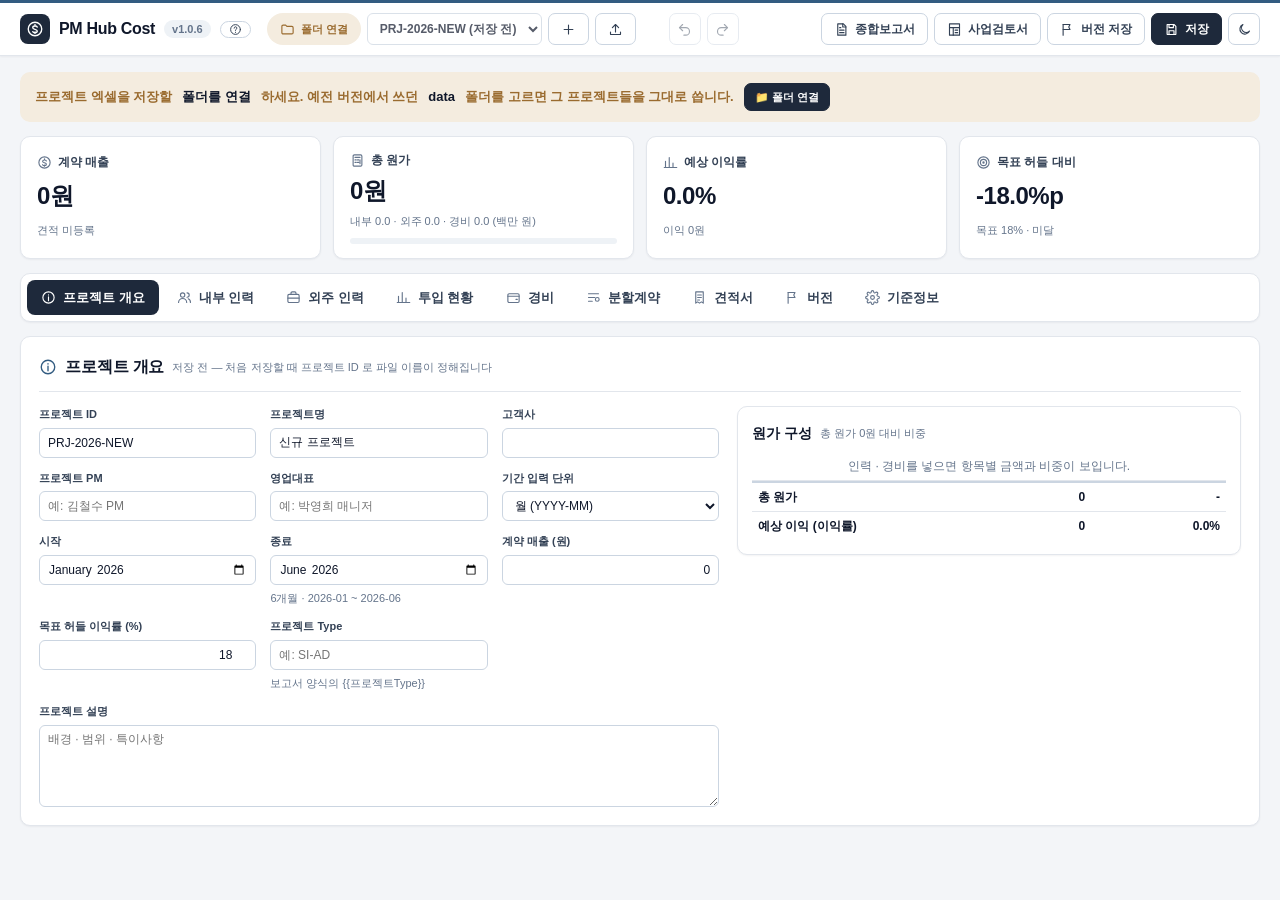
<file: index.html>
<!DOCTYPE html>
<html lang="ko">
<head>
  <meta charset="UTF-8" />
  <meta name="viewport" content="width=device-width, initial-scale=1.0" />
  <title>PM Hub Cost</title>
  <link rel="stylesheet" href="assets/app.css" />
  <script>try { document.documentElement.dataset.theme = localStorage.getItem("prjcost.theme") || "light"; } catch (e) {}</script>
</head>
<body>
  <header class="topbar">
    <div class="brand">
      <span class="brand-mark" aria-hidden="true"><i data-icon="coin"></i></span>
      <h1>PM Hub Cost</h1>
      <span class="ver" id="verBadge"></span>
      <a class="manual-link" id="btnManual" href="manual/index.html" target="_blank" rel="noopener" title="사용자 매뉴얼 (새 창)"><i data-icon="help"></i><span class="lbl">매뉴얼</span></a>
    </div>
    <div class="bar-group grow">
      <button class="folder-chip off" id="folderChip" data-act="connectFolder" title="프로젝트 엑셀을 읽고 쓰는 폴더 — 눌러서 바꾸기"><i data-icon="folder"></i><span class="name">폴더 연결</span></button>
      <select id="projectSelect" data-act="openSelected" aria-label="프로젝트 목록"></select>
      <button class="btn" data-act="newProject" title="새 프로젝트"><i data-icon="plus"></i><span class="lbl">새 프로젝트</span></button>
      <label class="btn file-btn" title="이 프로그램으로 저장한 엑셀 또는 업로드 양식을 엽니다"><i data-icon="upload"></i><span class="lbl">엑셀 열기</span><input type="file" accept=".xlsx" id="uploadInput" /></label>
    </div>
    <div class="bar-group">
      <button class="btn icon-only" data-act="undo" id="btnUndo" title="되돌리기 (Ctrl+Z)" aria-label="되돌리기"><i data-icon="undo"></i></button>
      <button class="btn icon-only" data-act="redo" id="btnRedo" title="다시 하기 (Ctrl+Y)" aria-label="다시 하기"><i data-icon="redo"></i></button>
      <span class="save-state" id="saveState"></span>
      <button class="btn" data-act="exportReport" title="종합보고서 엑셀 — 통합보고 · 항목별 상세 · 투입현황 (· 부서별 손익)"><i data-icon="report"></i>종합보고서</button>
      <button class="btn" data-act="exportTemplate" title="회사 사업검토서 양식(templates 폴더)에 값을 채워 새 파일로"><i data-icon="template"></i>사업검토서</button>
      <button class="btn" data-act="saveVersion" title="지금 자료를 이름(초기 계획 · 실계약 · 수정계약 …)과 메모를 붙여 남기고 저장"><i data-icon="flag"></i>버전 저장</button>
      <button class="btn primary" data-act="save" title="Ctrl+S"><i data-icon="save"></i>저장</button>
      <button class="btn" data-act="toggleTheme" id="btnTheme" title="밝게 / 어둡게"></button>
    </div>
  </header>

  <main class="workspace">
    <div class="notice warn" id="noticeBox" hidden></div>

    <section class="kpis" aria-label="요약">
      <div class="kpi"><span class="kpi-label"><i data-icon="coin"></i>계약 매출</span><span class="kpi-val" id="kRev">0</span><span class="kpi-sub" id="kRevSub">견적 미등록</span></div>
      <div class="kpi"><span class="kpi-label"><i data-icon="calc"></i>총 원가</span><span class="kpi-val" id="kCost">0</span><span class="kpi-sub" id="kCostSub"></span><div class="mix" id="kMix"></div></div>
      <div class="kpi" id="kMarginCard"><span class="kpi-label"><i data-icon="chart"></i>예상 이익률</span><span class="kpi-val" id="kMargin">0.0%</span><span class="kpi-sub" id="kProfit">이익 0원</span></div>
      <div class="kpi" id="kHurdleCard"><span class="kpi-label"><i data-icon="target"></i>목표 허들 대비</span><span class="kpi-val" id="kHurdle">-</span><span class="kpi-sub" id="kHurdleSub"></span></div>
    </section>

    <nav class="tabs" id="tabs" role="tablist"></nav>
    <section class="panel" id="panel"></section>
  </main>

  <div class="toasts" id="toasts" aria-live="polite"></div>

  <script src="js/util.js"></script>
  <script src="js/icons.js"></script>
  <script src="js/calc.js"></script>
  <script src="js/xlsx.js"></script>
  <script src="js/model.js"></script>
  <script src="js/workbook.js"></script>
  <script src="js/report.js"></script>
  <script src="js/formula.js"></script>
  <script src="js/template.js"></script>
  <script src="js/builtin-templates.js"></script>
  <script src="js/store.js"></script>
  <script src="js/ui.js"></script>
  <script src="js/views.js"></script>
  <script src="js/grid.js"></script>
  <script src="js/app.js"></script>
</body>
</html>
</file>
<file: assets/app.css>
/* =============================================================================
   PM Hub Cost — 화면 꾸밈 (PM Hub 의 Slate · Obsidian 과 같은 색 · 모양)
   색은 아래 변수만 씀. 새 요소에 고정 색 · 인라인 style 을 쓰지 않는다
   (예외: 원가 구성 막대의 너비처럼 값에 따라 바뀌는 크기)
   ============================================================================= */
:root {
  --bg: #F3F5F8; --card: #FFFFFF; --sub: #F8FAFC; --line: #E2E6EC; --line-strong: #CBD5E1;
  --text: #0F172A; --text-sub: #334155; --muted: #64748B;
  --primary: #335C81; --primary-tint: #E8EEF5; --on-primary: #FFFFFF;
  --strong: #1E293B; --strong-hover: #0F172A; --on-strong: #FFFFFF;   /* 주 버튼 (PM Hub 의 짙은 버튼) */
  --ok: #2E6F5E; --ok-bg: #E7F0EC; --warn: #9A6B2F; --warn-bg: #F4ECDF; --bad: #A64B4B; --bad-bg: #F6E8E8;
  --chip: #EEF2F6; --focus: rgba(51, 92, 129, 0.28);
  --c1: #335C81; --c2: #5C80A1; --c3: #9A6B2F; --c4: #2E6F5E; --c5: #94A3B8;   /* 원가 구성 막대 */
  --shadow: 0 1px 2px rgba(15, 23, 42, 0.05);
  --radius: 10px;
  --fs: 13px; --fs-sm: 12px; --fs-xs: 11px;
  color-scheme: light;
}
[data-theme="dark"] {
  --bg: #111317; --card: #181B20; --sub: #1D2127; --line: #2A2E36; --line-strong: #3A404A;
  --text: #E5E7EB; --text-sub: #CBD5E1; --muted: #94A3B8;
  --primary: #849CB0; --primary-tint: #1F2733; --on-primary: #0F172A;
  --strong: #849CB0; --strong-hover: #A3B8C9; --on-strong: #0F172A;
  --ok: #8FD3B3; --ok-bg: #1B2A24; --warn: #E3C35A; --warn-bg: #2C2618; --bad: #FCA5A5; --bad-bg: #2E1D1F;
  --chip: #262A32; --focus: rgba(132, 156, 176, 0.4);
  --c1: #849CB0; --c2: #5E7488; --c3: #D9AE3F; --c4: #6FBF9A; --c5: #64748B;
  --shadow: none;
  color-scheme: dark;
}

* { box-sizing: border-box; }
html, body { margin: 0; }
body { background: var(--bg); color: var(--text); font: var(--fs)/1.5 "Pretendard", "Malgun Gothic", "Apple SD Gothic Neo", -apple-system, "Segoe UI", sans-serif; border-top: 3px solid var(--primary); }
[hidden] { display: none !important; }   /* hidden 속성은 어떤 display 규칙보다 우선 (브라우저 기본 동작을 지킴) */
.ic { width: 15px; height: 15px; flex: none; }
.muted { color: var(--muted); }
.nowrap { white-space: nowrap; }

/* ---------- 입력 · 버튼 ---------- */
input, select, textarea, button { font: inherit; font-size: var(--fs-sm); color: var(--text); }
input, select { height: 30px; }
input[type="checkbox"] { height: 16px; width: 16px; accent-color: var(--primary); }
input, select, textarea { background: var(--card); border: 1px solid var(--line-strong); border-radius: 6px; padding: 4px 8px; min-width: 0; }
input[type="number"], input.money { text-align: right; font-variant-numeric: tabular-nums; }
input.full { width: 100%; }
textarea { resize: vertical; width: 100%; }
input:hover, select:hover, textarea:hover { border-color: var(--muted); }
input:focus, select:focus, textarea:focus { outline: none; border-color: var(--primary); box-shadow: 0 0 0 3px var(--focus); }
.btn { display: inline-flex; align-items: center; gap: 6px; height: 32px; padding: 0 12px; border-radius: 7px; border: 1px solid var(--line-strong); background: var(--card); color: var(--text-sub); font-weight: 700; cursor: pointer; white-space: nowrap; }
.btn:hover { background: var(--sub); border-color: var(--muted); color: var(--text); }
.btn:focus-visible { outline: none; box-shadow: 0 0 0 3px var(--focus); }
.btn.primary { background: var(--strong); border-color: var(--strong); color: var(--on-strong); }
.btn.primary:hover { background: var(--strong-hover); }
.btn.danger { color: var(--bad); border-color: var(--bad); background: transparent; }
.btn.danger:hover { background: var(--bad-bg); }
.btn.sm { height: 28px; padding: 0 10px; font-size: var(--fs-xs); }
.btn.sm .ic { width: 13px; height: 13px; }
.btn.icon-only { padding: 0; width: 32px; justify-content: center; }
.btn.sm.icon-only { width: 28px; }
.btn.ghost-danger { height: 26px; width: 26px; padding: 0; justify-content: center; border-color: transparent; background: transparent; color: var(--muted); }
.btn.ghost-danger:hover { color: var(--bad); background: var(--bad-bg); }
.btn[disabled] { opacity: 0.45; cursor: not-allowed; }
.file-btn input { display: none; }

/* ---------- 머리줄 ---------- */
.topbar { position: sticky; top: 0; z-index: 30; display: flex; flex-wrap: wrap; align-items: center; gap: 10px 16px; padding: 10px 20px; background: var(--card); border-bottom: 1px solid var(--line); box-shadow: var(--shadow); }
.brand { display: flex; align-items: center; gap: 9px; }
.brand-mark { width: 30px; height: 30px; border-radius: 8px; background: var(--strong); color: var(--on-strong); display: grid; place-items: center; }
.brand-mark .ic { width: 18px; height: 18px; }
.brand h1 { margin: 0; font-size: 16px; font-weight: 800; letter-spacing: -0.02em; }
.ver { padding: 1px 8px; border-radius: 999px; background: var(--chip); color: var(--muted); font-size: var(--fs-xs); font-weight: 700; }
.manual-link { display: inline-flex; align-items: center; gap: 4px; padding: 1px 8px; border-radius: 999px; border: 1px solid var(--line-strong); color: var(--text-sub); font-size: var(--fs-xs); font-weight: 700; text-decoration: none; }
.manual-link:hover { color: var(--text); border-color: var(--muted); background: var(--sub); }
.manual-link svg { width: 13px; height: 13px; }
.bar-group { display: flex; align-items: center; gap: 6px; flex-wrap: wrap; }
.bar-group.grow { flex: 1; }
.folder-chip { display: inline-flex; align-items: center; gap: 6px; height: 32px; padding: 0 12px; border-radius: 999px; border: 1px solid var(--line); background: var(--primary-tint); color: var(--primary); font-weight: 700; font-size: var(--fs-xs); max-width: 220px; cursor: pointer; }
.folder-chip .name { overflow: hidden; text-overflow: ellipsis; white-space: nowrap; }
.folder-chip.off { background: var(--warn-bg); color: var(--warn); border-color: transparent; }
.folder-chip:hover { border-color: var(--primary); }
.save-state { font-size: var(--fs-xs); color: var(--muted); min-width: 70px; text-align: right; font-weight: 600; }
.save-state.dirty { color: var(--warn); font-weight: 800; }
#projectSelect { height: 32px; min-width: 240px; max-width: 340px; font-weight: 700; }
@media (max-width: 1366px) { #projectSelect { min-width: 170px; max-width: 230px; } }

/* ---------- 본문 ---------- */
.workspace { max-width: 1560px; margin: 16px auto; padding: 0 20px 48px; display: grid; gap: 14px; }
.workspace > * { min-width: 0; }   /* 넓은 표가 화면 전체를 옆으로 밀지 않게 (표 안에서만 가로 스크롤) */
.notice { padding: 10px 14px; border-radius: var(--radius); border: 1px solid transparent; background: var(--warn-bg); color: var(--warn); display: flex; align-items: center; gap: 10px; flex-wrap: wrap; font-weight: 600; }
.notice b { color: var(--text); }

.kpis { display: grid; grid-template-columns: repeat(auto-fit, minmax(220px, 1fr)); gap: 12px; }
.kpi { background: var(--card); border: 1px solid var(--line); border-radius: var(--radius); padding: 14px 16px; box-shadow: var(--shadow); display: grid; gap: 4px; }
.kpi-label { display: flex; align-items: center; gap: 6px; font-size: var(--fs-sm); color: var(--text-sub); font-weight: 700; }
.kpi-label .ic { color: var(--muted); }
.kpi-val { font-size: 24px; font-weight: 800; letter-spacing: -0.02em; font-variant-numeric: tabular-nums; color: var(--text); }
.kpi-sub { font-size: var(--fs-xs); color: var(--muted); }
.kpi.ok .kpi-val { color: var(--ok); }
.kpi.bad .kpi-val { color: var(--bad); }
.mix { display: flex; height: 6px; border-radius: 3px; overflow: hidden; background: var(--chip); margin-top: 4px; }
.mix i { display: block; height: 100%; }
.mix .m1 { background: var(--c1); } .mix .m2 { background: var(--c3); } .mix .m3 { background: var(--c5); }

/* ---------- 탭 (PM Hub 의 메뉴처럼 알약 모양) ---------- */
.tabs { display: flex; gap: 4px; padding: 6px; background: var(--card); border: 1px solid var(--line); border-radius: var(--radius); overflow-x: auto; box-shadow: var(--shadow); }
.tab { display: inline-flex; align-items: center; gap: 7px; border: 0; background: transparent; padding: 8px 14px; border-radius: 8px; color: var(--text-sub); font-weight: 700; font-size: var(--fs); cursor: pointer; white-space: nowrap; }
.tab .ic { color: var(--muted); }
.tab:hover { background: var(--sub); color: var(--text); }
.tab.active { background: var(--strong); color: var(--on-strong); }
.tab.active .ic { color: var(--on-strong); }
.tab .cnt { padding: 0 7px; border-radius: 999px; background: var(--chip); color: var(--text-sub); font-size: var(--fs-xs); }
.tab.active .cnt { background: rgba(255, 255, 255, 0.2); color: var(--on-strong); }

.panel { background: var(--card); border: 1px solid var(--line); border-radius: var(--radius); padding: 18px; box-shadow: var(--shadow); }
.panel-head { display: flex; flex-wrap: wrap; align-items: center; justify-content: space-between; gap: 10px; margin-bottom: 14px; padding-bottom: 12px; border-bottom: 1px solid var(--line); }
.ph-title { display: flex; align-items: center; gap: 8px; flex-wrap: wrap; min-width: 0; }
.ph-title > .ic { width: 18px; height: 18px; color: var(--primary); }
.ph-title h2 { margin: 0; font-size: 16px; font-weight: 800; letter-spacing: -0.01em; }
.ph-desc { font-size: var(--fs-xs); color: var(--muted); font-weight: 500; }
.sec-head { display: flex; align-items: center; gap: 8px; flex-wrap: wrap; margin: 2px 0 8px; }
.sec-head h3 { margin: 0; font-size: 14px; font-weight: 800; }
.sec-head .bar-group { margin-left: auto; }
.stack { display: grid; gap: 18px; align-content: start; }
.mt { margin-top: 18px; }

/* ---------- 입력 양식 ---------- */
.form-grid { display: grid; grid-template-columns: repeat(auto-fill, minmax(210px, 1fr)); gap: 12px 14px; align-items: start; }
.form-grid.compact { margin-bottom: 14px; }
.field { display: grid; gap: 5px; }
.field > span { font-size: var(--fs-xs); color: var(--text-sub); font-weight: 700; }
.field.full { grid-column: 1 / -1; }
.field .help { font-size: var(--fs-xs); color: var(--muted); }
.info-layout { display: grid; grid-template-columns: minmax(0, 1.35fr) minmax(320px, 1fr); gap: 18px; align-items: start; }

/* ---------- 표 ---------- */
.tbl-wrap { overflow: auto; border: 1px solid var(--line); border-radius: 8px; max-height: 66vh; background: var(--card); }
.tbl-wrap.flat { max-height: none; }
table { width: 100%; border-collapse: separate; border-spacing: 0; font-size: var(--fs-sm); }
table.fit td, table.fit th { white-space: normal; }
th, td { padding: 6px 8px; border-bottom: 1px solid var(--line); border-right: 1px solid var(--line); white-space: nowrap; text-align: right; vertical-align: middle; }
th:last-child, td:last-child { border-right: 0; }
th { position: sticky; top: 0; z-index: 2; background: var(--sub); color: var(--text-sub); font-weight: 800; text-align: center; font-size: var(--fs-xs); height: 34px; }
th.m { min-width: 66px; }
th.w-del { width: 36px; }
tbody tr:hover td { background: var(--sub); }
td.l, th.l { text-align: left; }
td.c, th.c { text-align: center; }
td.num { font-variant-numeric: tabular-nums; }
td.muted { color: var(--muted); }
tr.auto td { background: var(--sub); color: var(--text-sub); font-weight: 600; }
tr.total td { background: var(--primary-tint); font-weight: 800; color: var(--text); }
td.empty { text-align: center; color: var(--muted); padding: 22px; }
.cell-cost { display: block; font-size: 10.5px; color: var(--muted); margin-top: 1px; }
.w-xs { width: 64px; } .w-sm { width: 84px; } .w-md { width: 118px; } .w-lg { width: 150px; } .w-xl { width: 220px; }
input.mm { width: 60px; }
td.nowrap input.mm { margin-right: 4px; }
.tag { display: inline-block; padding: 1px 8px; border-radius: 999px; background: var(--chip); color: var(--text-sub); font-size: var(--fs-xs); font-weight: 700; }
.tag.ok { background: var(--ok-bg); color: var(--ok); }
.tag.bad { background: var(--bad-bg); color: var(--bad); }
select.invalid, input.invalid { border-color: var(--bad); background: var(--bad-bg); color: var(--bad); }
tr.new-row td { background: var(--sub); }
tr.new-row input { border-style: dashed; width: 140px; }
td.hint-cell { color: var(--muted); font-size: var(--fs-xs); }

/* ---------- 엑셀처럼 쓰는 표 (table.grid): 셀 = 입력칸, 격자선만, 고른 셀은 파란 테두리 ---------- */
table.grid td { padding: 0; height: 34px; position: relative; }
table.grid td.c, table.grid td.num, table.grid td.hint-cell, table.grid tr.total td { padding: 0 8px; }
table.grid td > input:not([type="checkbox"]), table.grid td > select {
  width: 100%; height: 34px; border: 0; border-radius: 0; background: transparent; padding: 0 8px; box-shadow: none; }
table.grid td > input:hover, table.grid td > select:hover { background: var(--sub); }
/* 고른 셀: 칸 안쪽에 파란 테두리 (입력칸이 셀을 꽉 채우므로 입력칸에 그림) */
table.grid td > input:focus, table.grid td > select:focus { box-shadow: none; background: var(--card); outline: 2px solid var(--primary); outline-offset: -2px; }
table.grid td:has(> .cell-cost) > input { padding-bottom: 9px; }
table.grid .cell-cost { position: absolute; right: 6px; bottom: 2px; margin: 0; font-size: 9.5px; line-height: 1; pointer-events: none; }
table.grid td.num .cell-cost { position: static; display: block; margin-top: 1px; }
table.grid .w-sm { width: 100%; min-width: 92px; } table.grid .w-md { width: 100%; min-width: 112px; } table.grid .w-lg { width: 100%; min-width: 150px; }
table.grid input.mm { width: 100%; min-width: 58px; }
table.grid td > select { min-width: 78px; cursor: pointer; }
table.grid input[type="month"] { min-width: 128px; }
table.grid input[type="number"] { -moz-appearance: textfield; appearance: textfield; }
table.grid input[type="number"]::-webkit-inner-spin-button, table.grid input[type="number"]::-webkit-outer-spin-button { -webkit-appearance: none; margin: 0; }
table.grid td.nowrap { display: flex; align-items: center; padding: 0 4px 0 0; gap: 2px; }
table.grid td.nowrap > input.mm { flex: 1; margin: 0; }
table.grid td.nowrap > .btn { flex: none; height: 24px; width: 24px; border-color: transparent; background: transparent; color: var(--muted); }
table.grid td.nowrap > .btn:hover { color: var(--primary); background: var(--primary-tint); }
table.grid select.invalid { background: var(--bad-bg); color: var(--bad); }
table.grid tr.new-row td { height: 34px; }
table.grid tr.new-row td > input { border: 0; background: transparent; width: 100%; color: var(--muted); }
table.grid tr.new-row td > input:focus { color: var(--text); }
table.grid tbody tr:hover td { background: transparent; }
table.grid tbody tr[data-row]:hover td { background: var(--sub); }

/* ---------- 작은 탭 (기준정보) · 고르기 단추 (투입 현황) ---------- */
.seg { display: inline-flex; flex-wrap: wrap; gap: 2px; padding: 3px; border-radius: 9px; background: var(--chip); }
.seg-btn { display: inline-flex; align-items: center; gap: 6px; border: 0; background: transparent; padding: 6px 12px; border-radius: 7px; color: var(--text-sub); font-weight: 700; font-size: var(--fs-sm); cursor: pointer; white-space: nowrap; }
.seg-btn:hover { color: var(--text); }
.seg-btn.active { background: var(--card); color: var(--text); box-shadow: 0 1px 2px rgba(15, 23, 42, 0.12); }
.seg-btn .cnt { padding: 0 6px; border-radius: 999px; background: var(--card); color: var(--muted); font-size: var(--fs-xs); }
.seg-btn.active .cnt { background: var(--primary-tint); color: var(--primary); }
.narrow { max-width: 860px; display: grid; gap: 14px; }
.stat-bar { display: flex; flex-wrap: wrap; gap: 14px 22px; align-items: end; margin-bottom: 14px; }
.stat-bar .field select { min-width: 260px; }
.mini-kpis { display: grid; grid-template-columns: repeat(auto-fit, minmax(160px, 1fr)); gap: 10px; margin-bottom: 14px; }
.mini-kpi { display: grid; gap: 2px; padding: 10px 14px; border-radius: 8px; background: var(--sub); border: 1px solid var(--line); }
.mini-kpi span { font-size: var(--fs-xs); color: var(--muted); font-weight: 700; }
.mini-kpi b { font-size: 17px; font-variant-numeric: tabular-nums; }

/* ---------- 원가 구성 (프로젝트 개요) ---------- */
.comp-card { padding: 14px 16px; }
table.comp td { border-right: 0; padding: 5px 6px; }
table.comp tr.cg td { padding-top: 9px; }
table.comp tr.ci td { color: var(--text-sub); font-size: var(--fs-xs); border-bottom-style: dashed; }
table.comp tr.ci td:first-child { padding-left: 18px; }
table.comp tfoot td { font-weight: 800; border-bottom: 0; border-top: 2px solid var(--line-strong); }
table.comp tfoot tr.ok td { color: var(--ok); } table.comp tfoot tr.bad td { color: var(--bad); }
table.comp tfoot tr + tr td { border-top: 1px solid var(--line); }
.bar-cell { width: 34%; }
.bar { display: block; height: 8px; border-radius: 4px; background: var(--chip); overflow: hidden; }
.bar.thin { height: 5px; }
.bar i { display: block; height: 100%; border-radius: 4px; }
.k-internal_labor { background: var(--c1); } .k-external_labor { background: var(--c2); } .k-expense { background: var(--c3); } .k-custom_cost { background: var(--c5); }

/* ---------- 기준정보: 두 줄 (카드 높이가 달라도 서로 늘어나지 않게) ---------- */
.sub-card { border: 1px solid var(--line); border-radius: var(--radius); padding: 14px; background: var(--card); box-shadow: var(--shadow); }
.sub-card .tbl-wrap { border-radius: 6px; }

/* ---------- 대화상자 · 알림 ---------- */
.overlay { position: fixed; inset: 0; background: rgba(15, 23, 42, 0.45); display: grid; place-items: center; z-index: 100; padding: 16px; }
.dialog { width: min(480px, 100%); background: var(--card); border: 1px solid var(--line); border-radius: 12px; padding: 20px; box-shadow: 0 20px 40px rgba(15, 23, 42, 0.25); }
.dialog h3 { margin: 0 0 8px; font-size: 15px; }
.dialog p { margin: 0 0 18px; color: var(--text-sub); white-space: pre-line; }
.dialog .actions { display: flex; justify-content: flex-end; gap: 8px; }
.toasts { position: fixed; right: 18px; bottom: 18px; display: grid; gap: 8px; z-index: 110; }
.toast { padding: 10px 14px; border-radius: 8px; background: var(--text-sub); color: var(--card); box-shadow: 0 8px 20px rgba(15, 23, 42, 0.25); font-size: var(--fs-sm); max-width: 440px; border-left: 4px solid var(--c2); }
.toast.error { border-left-color: var(--bad); }
.toast.ok { border-left-color: var(--ok); }

@media (max-width: 1100px) { .info-layout { grid-template-columns: minmax(0, 1fr); } }
@media (max-width: 760px) {
  .topbar { padding: 10px 12px; }
  .workspace { padding: 0 12px 40px; }
  #projectSelect { min-width: 0; width: 100%; }
}

/* 단가가 바뀌는 달 (인상 · 승진): 칸 왼쪽에 굵은 선 */
table.grid td.rate-step { box-shadow: inset 3px 0 0 var(--warn); }

/* 입력 창 (버전 저장) */
.dialog-form { display: grid; gap: 12px; margin-bottom: 18px; }
.dialog-form input, .dialog-form textarea { width: 100%; }
/* 버전 비교: 차이 색 — 매출 · 이익이 늘면 좋음(초록), 원가 · MM 이 늘면 주의(빨강) */
.up-good { color: var(--ok); font-weight: 700; }
.up-bad { color: var(--bad); font-weight: 700; }
.ver-list { margin-bottom: 22px; }
.ver-cmp { display: grid; grid-template-columns: minmax(320px, 0.8fr) minmax(0, 1.6fr); gap: 16px; align-items: start; }
.ver-cmp tr.em td { font-weight: 700; }
@media (max-width: 1100px) { .ver-cmp { grid-template-columns: minmax(0, 1fr); } }

.raise-bar { max-width: 260px; margin-bottom: 14px; }

/* 기준정보 목록 순서 바꾸기 (▲ ▼) */
.mv { display: inline-flex; gap: 0; margin-right: 2px; }
.mv .btn.icon-only { padding: 2px; min-width: 0; border: 0; background: transparent; color: var(--muted); }
.mv .btn.icon-only:hover { color: var(--text); background: var(--chip); }
th.grp { border-bottom: 1px solid var(--line); }

/* 부서별 손익 */
.note-warn { margin: 0 0 12px; padding: 8px 12px; border-radius: 8px; background: var(--warn-bg); color: var(--warn); font-weight: 600; }
.dept-tbl td .money { text-align: right; }
.phase-dept { margin-top: 14px; }
.phase-dept h4 { margin: 0 0 8px; font-size: var(--fs); }
.phase-dept h4 .muted { font-weight: 500; font-size: var(--fs-sm); margin-left: 6px; }

/* 칸 너비: 표가 패널 밖으로 밀어내지 않게 (넓으면 표 안에서 가로 스크롤) · 고르기 칸은 글자가 잘리지 않을 만큼 */
.stack > *, #panel > *, .narrow > * { min-width: 0; }
table.grid td > select.s-sm { min-width: 92px; }
table.grid td > select.s-md { min-width: 124px; }
table.grid td > select.s-lg { min-width: 140px; }
table.fill td > input:not([type="checkbox"]):not([type="number"]) { width: 100%; min-width: 0; }
table.fill td > input[type="month"] { min-width: 150px; }

/* 프로젝트 개요: 결재자 다섯 칸 · 기준정보: 양식 자리표시 목록 */
.approvers { display: grid; grid-template-columns: repeat(5, minmax(0, 1fr)); gap: 8px; }
.approvers label { display: grid; gap: 3px; }
.approvers small { color: var(--muted); font-size: var(--fs-xs); }
table.keys code { font-size: var(--fs-xs); background: var(--chip); padding: 1px 5px; border-radius: 4px; }

/* 머리줄이 한 줄에 들어가지 않는 폭: 새 프로젝트 · 엑셀 열기는 아이콘만 (설명은 title) */
@media (max-width: 1500px) { .topbar .lbl { display: none; } #btnTheme { padding: 0; width: 32px; justify-content: center; } }

/* 제안 직무 · 등급 (인력 표의 부가정보 — 옅은 바탕으로 구분) · 견적 줄 확인 · 기준정보 작은 탭(프로젝트 전용 표시) */
table.grid td.prop, table.grid th.prop { background: var(--sub); }
tr.bad-row td { background: var(--bad-bg); }
.split-2 { display: grid; grid-template-columns: minmax(240px, 320px) minmax(0, 1fr); gap: 16px; align-items: start; }
@media (max-width: 1100px) { .split-2 { grid-template-columns: minmax(0, 1fr); } }
table.est td > select, table.est td > input.mm { width: 100%; }

/* 기준정보: 프로젝트 설정 / 마스터 두 묶음 */
.set-groups { display: grid; grid-template-columns: repeat(2, minmax(0, 1fr)); gap: 10px; margin-bottom: 12px; }
.set-group { display: grid; gap: 2px; text-align: left; padding: 10px 14px; border: 1px solid var(--line); border-radius: 10px; background: var(--card); color: var(--text-sub); cursor: pointer; }
.set-group b { font-size: var(--fs); color: var(--text); }
.set-group small { font-size: var(--fs-xs); color: var(--muted); }
.set-group.active { border-color: var(--primary); background: var(--primary-tint); }
.set-group.active b { color: var(--primary); }
.split-2.even { grid-template-columns: repeat(2, minmax(0, 420px)); }
table.grid td.ro { padding: 0 10px; color: var(--text); font-weight: 600; }

/* 표 첫 칸: 위 · 아래 · 아래에 넣기 · 지우기 */
table.grid td.c.nowrap .btn.ins { padding: 2px; min-width: 0; border: 0; background: transparent; color: var(--muted); }
table.grid td.c.nowrap .btn.ins:hover { color: var(--primary); background: var(--primary-tint); }
.tbl-wrap:has(> table.est-sum) { max-width: 760px; }
table.est-sum td.c { white-space: nowrap; }

/* 접기 · 펼치기 (보고서 양식의 자리표시 목록 등) */
.fold > summary { cursor: pointer; font-weight: 700; color: var(--text-sub); padding: 6px 0; }
.fold > summary:hover { color: var(--text); }
.fold[open] > summary { margin-bottom: 8px; }

/* 매입단가: 단가가 바뀌는 사람 (최초 / 변경) */
.th-sub { display: block; font-size: var(--fs-xs); font-weight: 600; color: var(--muted); }
.cell-cost.rate-change { color: var(--warn); }

/* 관리자용 묶음 (배포용 기본 양식 등) */
.admin-card { border-style: dashed; }
.admin-tag { background: var(--warn-bg); color: var(--warn); font-weight: 700; margin-left: 8px; }
.steps-list { margin: 6px 0 8px; padding-left: 20px; }
</file>
